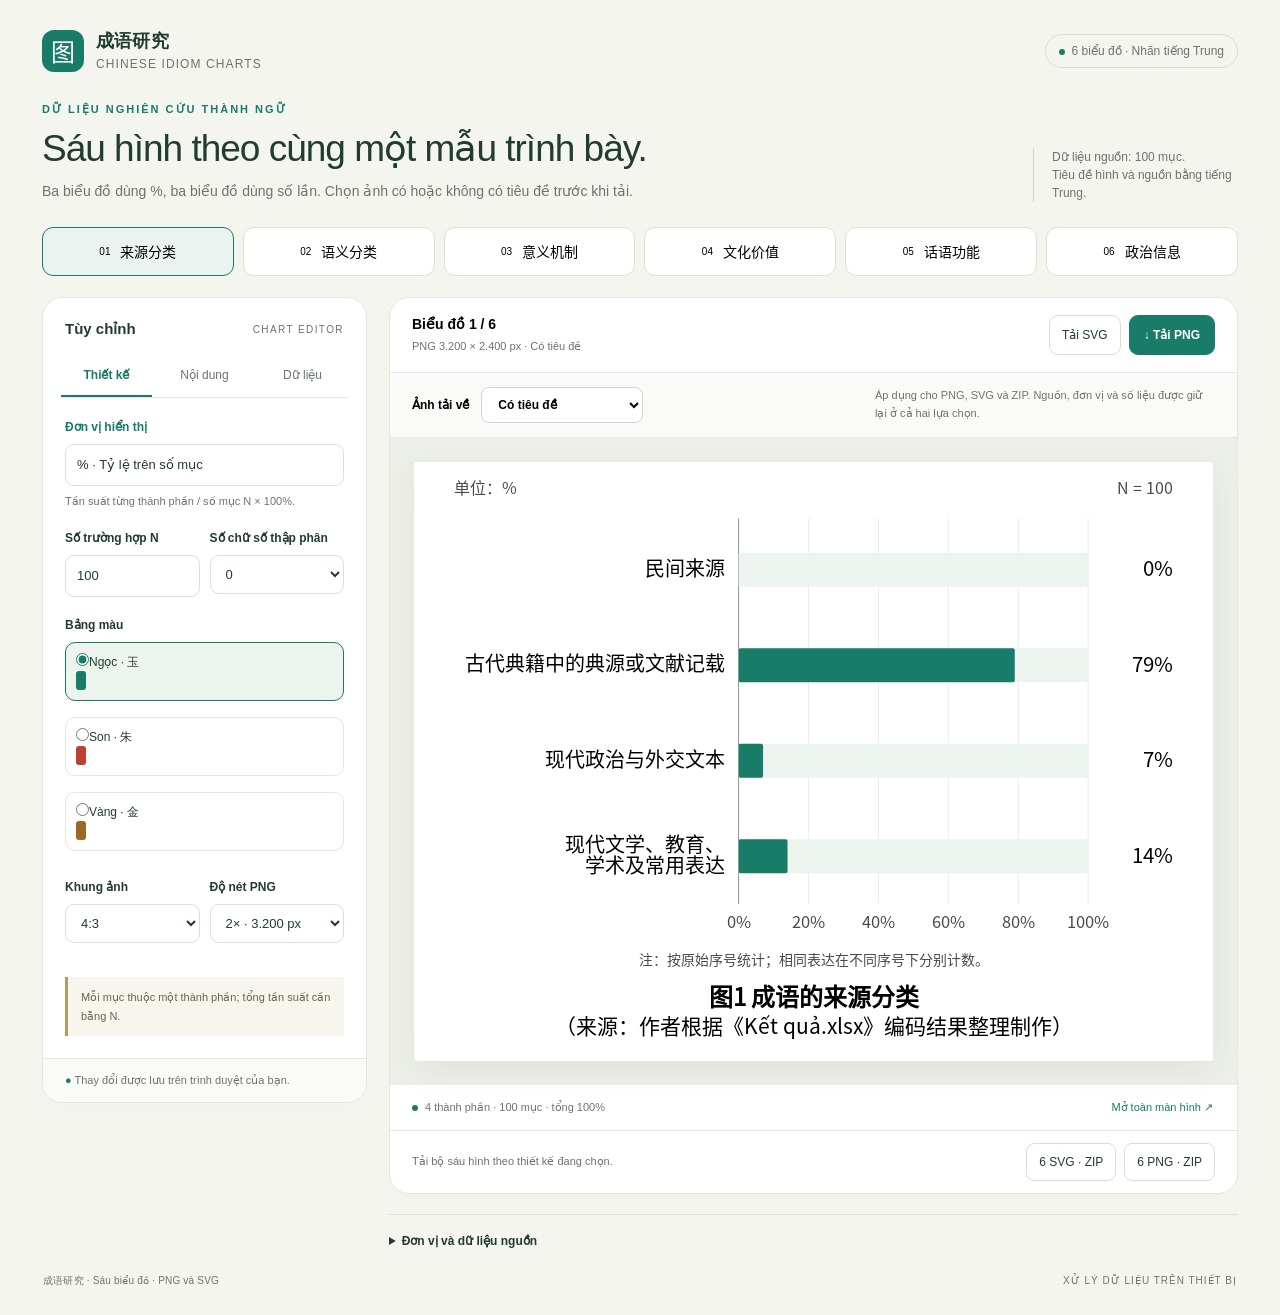
<file: idiom-charts-github-updated/idiom-charts-github/index.html>
<!doctype html>
<html lang="vi">
<head>
<meta charset="utf-8"><meta name="viewport" content="width=device-width, initial-scale=1"><meta name="theme-color" content="#187c68"><meta name="description" content="Sáu biểu đồ thành ngữ, dùng phần trăm hoặc số lần, có nhãn tiếng Trung và tải ảnh."><title>成语研究 · Sáu biểu đồ</title>
<link rel="stylesheet" href="assets/style.css">
</head>
<body><div class="shell">
<header class="topbar"><div class="brand"><div class="brand-mark" aria-hidden="true">图</div><div class="brand-name">成语研究 <span>Chinese Idiom Charts</span></div></div><div class="tag"><i></i>6 biểu đồ · Nhãn tiếng Trung</div></header>
<section class="intro"><div><p class="eyebrow">Dữ liệu nghiên cứu thành ngữ</p><h1>Sáu hình theo cùng một mẫu trình bày.</h1><p>Ba biểu đồ dùng %, ba biểu đồ dùng số lần. Chọn ảnh có hoặc không có tiêu đề trước khi tải.</p></div><div class="intro-aside">Dữ liệu nguồn: 100 mục.<br>Tiêu đề hình và nguồn bằng tiếng Trung.</div></section>
<nav class="chart-nav" role="tablist" aria-label="Chọn một trong sáu biểu đồ">
<button id="group-origin" role="tab" aria-selected="true" aria-controls="chart-view" data-group="origin"><small>01</small>来源分类</button>
<button id="group-semantic" role="tab" aria-selected="false" aria-controls="chart-view" tabindex="-1" data-group="semantic"><small>02</small>语义分类</button>
<button id="group-mechanism" role="tab" aria-selected="false" aria-controls="chart-view" tabindex="-1" data-group="mechanism"><small>03</small>意义机制</button>
<button id="group-culture" role="tab" aria-selected="false" aria-controls="chart-view" tabindex="-1" data-group="culture"><small>04</small>文化价值</button>
<button id="group-discourse" role="tab" aria-selected="false" aria-controls="chart-view" tabindex="-1" data-group="discourse"><small>05</small>话语功能</button>
<button id="group-politics" role="tab" aria-selected="false" aria-controls="chart-view" tabindex="-1" data-group="politics"><small>06</small>政治信息</button>
</nav>
<main class="workspace">
<aside class="controls panel" aria-label="Tùy chỉnh biểu đồ"><div class="panel-head"><h2>Tùy chỉnh</h2><small>CHART EDITOR</small></div>
<div class="tabs" role="tablist" aria-label="Tùy chỉnh"><button type="button" id="tab-design" role="tab" aria-selected="true" aria-controls="pane-design" data-pane="design">Thiết kế</button><button type="button" id="tab-content" role="tab" aria-selected="false" aria-controls="pane-content" data-pane="content" tabindex="-1">Nội dung</button><button type="button" id="tab-data" role="tab" aria-selected="false" aria-controls="pane-data" data-pane="data" tabindex="-1">Dữ liệu</button></div>
<form id="chart-form">
<section class="pane" id="pane-design" role="tabpanel" aria-labelledby="tab-design">
<div class="field"><label for="basis" class="field-label-basis">Đơn vị hiển thị</label><input type="text" id="basis" readonly value="% · Tỷ lệ trên số mục"><small id="basis-help" class="help">Đơn vị được đặt theo nhóm dữ liệu.</small></div>
<div class="row"><div class="field"><label for="sample-size">Số trường hợp N</label><input type="number" id="sample-size" min="1" max="1000000" step="1" value="100"></div><div class="field"><label for="decimals">Số chữ số thập phân</label><select id="decimals"><option value="0">0</option><option value="1">1</option><option value="2">2</option></select></div></div>
<div class="field"><span class="field-label" id="theme-label">Bảng màu</span><div class="themes" role="radiogroup" aria-labelledby="theme-label"><label class="theme"><input type="radio" name="theme" value="jade" checked><span class="name">Ngọc · 玉</span><span class="swatches" aria-hidden="true"><i style="--c:#187c68"></i></span></label><label class="theme"><input type="radio" name="theme" value="vermilion"><span class="name">Son · 朱</span><span class="swatches" aria-hidden="true"><i style="--c:#b84334"></i></span></label><label class="theme"><input type="radio" name="theme" value="gold"><span class="name">Vàng · 金</span><span class="swatches" aria-hidden="true"><i style="--c:#986a25"></i></span></label></div></div>
<div class="row"><div class="field"><label for="aspect">Khung ảnh</label><select id="aspect"><option value="classic">4:3</option><option value="wide">16:9</option><option value="square">1:1</option></select></div><div class="field"><label for="export-scale">Độ nét PNG</label><select id="export-scale"><option value="1">1× · 1.600 px</option><option value="2" selected>2× · 3.200 px</option><option value="3">3× · 4.800 px</option></select></div></div>
<p id="method-help" class="method-note">Mỗi trường hợp chỉ thuộc một thành phần trong nhóm này.</p>
</section>
<section class="pane" id="pane-content" role="tabpanel" aria-labelledby="tab-content" hidden>
<div class="field"><label for="chart-title-input">Tiêu đề tiếng Trung</label><textarea id="chart-title-input" class="han" lang="zh-CN" rows="2" maxlength="120"></textarea></div>
<div class="field"><label for="chart-source">Nguồn dữ liệu</label><input type="text" id="chart-source" value="作者根据成语编码数据整理制作" maxlength="240"><small class="help">Nguồn được căn giữa ngay dưới tên hình.</small></div>
<div class="field"><label for="method-note">Chú thích phương pháp trên ảnh</label><textarea id="method-note" class="readonly-note han" lang="zh-CN" rows="4" readonly></textarea><small class="help">Tự cập nhật theo đơn vị và quy tắc thống kê của từng nhóm.</small></div>
<p class="help">Tên thành phần lấy từ Excel. Các mã XSM, XME, XCV, MDF, YPM không xuất hiện trên biểu đồ.</p>
</section>
<section class="pane" id="pane-data" role="tabpanel" aria-labelledby="tab-data" hidden>
<div class="field"><label for="csv-data">Tên thành phần và tần suất</label><textarea id="csv-data" class="data-text" rows="10" spellcheck="false" aria-describedby="csv-help"></textarea><small id="csv-help" class="help">Cột đầu là tên; cột sau là tần suất. Trang hiển thị % hoặc số lần theo nhóm. Cột % có sẵn, nếu có, sẽ được tính lại từ tần suất. Có thể dán bảng từ Excel.</small></div>
<div class="action-row"><button type="button" class="small-btn" id="import-csv">↑ Nhập CSV</button><button type="button" class="small-btn" id="download-csv">↓ Tải bảng số liệu</button><button type="button" class="small-btn" id="reset-current">Khôi phục nhóm</button></div><input type="file" id="file-input" class="sr-only" tabindex="-1" accept=".csv,.tsv,.txt,text/csv,text/tab-separated-values,text/plain" aria-label="Chọn file CSV">
<div id="table-preview" class="table-preview" aria-live="polite"></div>
</section>
</form><div class="aside-foot"><span>●</span> Thay đổi được lưu trên trình duyệt của bạn.</div></aside>
<section class="preview" id="chart-view" role="tabpanel" aria-labelledby="group-origin">
<div class="panel"><div class="preview-toolbar"><div class="preview-label"><strong id="view-name">Bản xem trước</strong><small id="resolution-label">PNG 3.200 × 2.400 px</small></div><div class="exports"><button type="button" class="export-secondary" id="export-svg" disabled>Tải SVG</button><button type="button" class="primary" id="export-png" disabled>↓ Tải PNG</button></div></div>
<div class="export-options"><label for="title-mode">Ảnh tải về<select id="title-mode"><option value="with">Có tiêu đề</option><option value="without">Không có tiêu đề</option></select></label><p>Áp dụng cho PNG, SVG và ZIP. Nguồn, đơn vị và số liệu được giữ lại ở cả hai lựa chọn.</p></div>
<div class="chart-stage" id="chart-stage"><div class="chart-holder" id="chart-holder"></div></div>
<div class="preview-footer"><span id="status" class="status" role="status" aria-live="polite">Đang chuẩn bị font tiếng Trung…</span><button type="button" id="fullscreen">Mở toàn màn hình ↗</button></div>
<div class="bulk-row"><small>Tải bộ sáu hình theo thiết kế đang chọn.</small><div class="action-row"><button type="button" class="small-btn" id="download-all-svg" disabled>6 SVG · ZIP</button><button type="button" class="small-btn" id="download-all-png" disabled>6 PNG · ZIP</button></div></div>
</div>
<details class="bottom-details"><summary>Đơn vị và dữ liệu nguồn</summary><div class="audit"><table class="audit-table"><thead><tr><th>Nhóm</th><th>Tổng</th><th>Đơn vị</th></tr></thead><tbody><tr><td class="han">成语的来源分类</td><td>100</td><td>%</td></tr><tr><td class="han">成语的语义分类</td><td>100</td><td>%</td></tr><tr><td class="han">成语意义建构机制</td><td>100</td><td>%</td></tr><tr><td class="han">文化价值</td><td>101</td><td>次</td></tr><tr><td class="han">话语功能</td><td>212</td><td>次</td></tr><tr><td class="han">政治信息</td><td>166</td><td>次</td></tr></tbody></table></div><div class="audit-note"><p>Ba nhóm 文化价值, 话语功能 và 政治信息 giữ số đếm trực tiếp từ cột tần suất của Excel, với đơn vị 次. Ba nhóm 来源分类, 语义分类 và 意义机制 dùng phần trăm trên 100 mục.</p><p>Dữ liệu cập nhật từ Kết quả.xlsx, đối chiếu với 100 dòng tại DATA. Nhóm nguồn gốc lần lượt có 0, 79, 7 và 14 mục. Ba nhóm đơn mã dùng tỷ lệ trên 100 mục; ba nhóm đa mã giữ số lần gán nhãn.</p><p>Mẫu trình bày: tên hình “图1…” in đậm, căn giữa dưới biểu đồ; nguồn đặt ngay dưới tên hình. Số đếm và phần trăm được phân biệt bằng đơn vị trên trục và tại mỗi thanh.</p></div></details>
</section>
</main><footer class="bottom"><span>成语研究 · Sáu biểu đồ · PNG và SVG</span><span>Xử lý dữ liệu trên thiết bị</span></footer>
</div><div class="toast" id="toast" role="status" hidden></div><noscript><p>Hãy bật JavaScript để sử dụng các nút tải ảnh.</p></noscript>
<script src="assets/font-data.js"></script>
<script src="assets/vendor/opentype.min.js"></script>
<script src="assets/data.js"></script>
<script src="assets/js/chart-core.js"></script>
<script src="assets/js/composition-model.js"></script>
<script src="assets/js/publication-renderer.js"></script>
<script src="assets/js/zip-core.js"></script>
<script src="assets/js/composition-app.js"></script>
</body></html>
</file>
<file: idiom-charts-github-updated/idiom-charts-github/assets/style.css>
:root{--ink:#223b33;--muted:#6a756d;--accent:#187c68;--line:#e3e7df;--paper:#fff;--bg:#f4f5ef;--soft:#edf4ee}
    *{box-sizing:border-box}body{margin:0;color:var(--ink);background:var(--bg);font-family:Arial,"Segoe UI",sans-serif;font-size:14px;line-height:1.5}button,input,select,textarea{font:inherit}button{cursor:pointer}button:disabled{cursor:wait;opacity:.45}button,input,textarea,select{outline-offset:4px}button:focus-visible,input:focus-visible,textarea:focus-visible,select:focus-visible,a:focus-visible{outline:3px solid #d5a864}a{color:var(--accent)}
    .shell{width:min(1500px,100%);padding:28px 42px 24px;margin:auto}.topbar{display:flex;align-items:center;justify-content:space-between;gap:15px}.brand{display:flex;gap:12px;align-items:center}.brand-mark{width:42px;height:42px;background:var(--accent);color:#fff;border-radius:12px;display:grid;place-items:center;font-size:24px;font-family:StudioHan,serif}.brand-name{font-weight:700;font-size:18px;letter-spacing:.2px}.brand-name span{font-size:12px;font-weight:400;display:block;color:var(--muted);letter-spacing:1.1px;text-transform:uppercase}.tag{font-size:12px;border:1px solid #d5ded3;border-radius:30px;padding:7px 13px;color:var(--muted);white-space:nowrap}.tag i{display:inline-block;width:6px;height:6px;border-radius:50%;background:var(--accent);margin-right:7px}
    .intro{padding:28px 0 25px;display:flex;align-items:end;justify-content:space-between;gap:18px}.eyebrow{font-size:11px;text-transform:uppercase;letter-spacing:2px;color:var(--accent);font-weight:700;margin:0 0 9px}h1{font-size:clamp(25px,3vw,37px);font-weight:500;letter-spacing:-1px;line-height:1.2;margin:0 0 10px}.intro p:last-child{margin:0;color:var(--muted);font-size:14px}.intro-aside{font-size:12px;color:var(--muted);max-width:205px;border-left:1px solid #ced8ce;padding-left:18px}
    .workspace{display:grid;grid-template-columns:310px minmax(0,1fr);gap:22px;align-items:start}.panel{background:var(--paper);border:1px solid var(--line);border-radius:20px;box-shadow:0 6px 20px #243a2d04;overflow:hidden}.panel-head{padding:20px 22px 15px;display:flex;align-items:center;justify-content:space-between;gap:12px}.panel-head h2{margin:0;font-size:15px;font-weight:700}.panel-head small{font-size:10px;letter-spacing:1.4px;color:var(--muted)}.tabs{display:flex;margin:0 18px;border-bottom:1px solid var(--line);gap:7px}.tabs button{flex:1;background:none;border:0;border-bottom:2px solid transparent;padding:11px 3px;color:var(--muted);font-size:12px}.tabs button[aria-selected="true"]{border-color:var(--accent);color:var(--accent);font-weight:700}.pane{padding:20px 22px 22px;min-height:478px}.pane[hidden]{display:none}.field{margin-bottom:19px}.field:last-child{margin-bottom:0}.field label,.field-label{display:block;font-weight:600;font-size:12px;margin:0 0 8px}.field input[type="text"],.field select,.field textarea{width:100%;border:1px solid #dbe1d7;border-radius:9px;padding:10px 11px;background:#fff;color:var(--ink);font-size:13px;line-height:1.5}.field textarea{resize:vertical;min-height:65px}.field input:focus,.field select:focus,.field textarea:focus{border-color:var(--accent)}.help{display:block;color:var(--muted);font-size:11px;line-height:1.6;margin-top:7px}.row{display:flex;gap:10px}.row .field{min-width:0;flex:1}.check{display:flex;gap:9px;align-items:start;font-size:12px;line-height:1.55;cursor:pointer}.check input{accent-color:var(--accent);width:15px;height:15px;margin:2px 0 0}.themes{display:grid;gap:8px}.theme{display:flex;align-items:center;gap:9px;border:1px solid var(--line);border-radius:10px;padding:10px;cursor:pointer}.theme:has(input:checked){border-color:var(--accent);background:var(--soft)}.theme input{accent-color:var(--accent);margin:0}.theme .name{flex:1;font-size:12px;font-weight:400}.swatches{display:flex;gap:3px}.swatches i{width:10px;height:19px;border-radius:3px;background:var(--c)}.small-btn{border:1px solid #d7dfd4;border-radius:8px;background:#fff;padding:9px 12px;color:var(--ink);font-size:12px;display:inline-flex;gap:6px;align-items:center;justify-content:center}.small-btn:hover{background:var(--soft)}.action-row{display:flex;gap:8px;flex-wrap:wrap}.data-text{font-family:ui-monospace,"SFMono-Regular",Consolas,StudioHan,monospace!important;font-size:12px!important;min-height:220px!important;white-space:pre}.aside-foot{font-size:11px;color:var(--muted);border-top:1px solid var(--line);padding:13px 22px;background:#fafbf8}.aside-foot span{color:var(--accent)}
    .preview{min-width:0}.preview-toolbar{display:flex;align-items:center;justify-content:space-between;gap:12px;padding:16px 22px;border-bottom:1px solid var(--line);flex-wrap:wrap}.preview-label strong{font-weight:600;font-size:14px;display:block}.preview-label small{color:var(--muted);font-size:11px}.exports{display:flex;gap:8px;align-items:center}.primary{background:var(--accent);color:#fff;border:1px solid var(--accent);border-radius:9px;padding:10px 14px;font-weight:600;font-size:12px;display:flex;align-items:center;gap:7px}.primary:hover{background:#126650}.export-secondary{background:#fff;color:var(--ink);border:1px solid #d7dfd4;border-radius:9px;padding:10px 12px;font-size:12px}.exports svg{width:15px;height:15px}.chart-stage{padding:24px;background:#edf0e9;position:relative}.chart-holder{width:100%;line-height:0;box-shadow:0 10px 32px #22392a12;border-radius:3px;overflow:hidden}.chart-holder>svg{display:block;width:100%;height:auto}.chart-holder g[tabindex]:focus{outline:none;filter:brightness(.9)}.chart-stage:fullscreen{background:#edf0e9;display:flex;align-items:center;justify-content:center;padding:30px}.chart-stage:fullscreen .chart-holder{width:min(1500px,95vw);max-height:95vh}.chart-stage:fullscreen .chart-holder>svg{max-height:90vh}.preview-footer{display:flex;justify-content:space-between;gap:12px;align-items:center;padding:12px 22px;color:var(--muted);font-size:11px}.preview-footer button{border:0;background:none;color:var(--accent);font-size:11px;padding:2px;white-space:nowrap}.status{line-height:1.5}.status.error{color:#ac3428;font-weight:600}.status.ok::before{content:"";display:inline-block;width:6px;height:6px;border-radius:50%;background:var(--accent);margin-right:7px}
    .samples-head{display:flex;align-items:center;justify-content:space-between;margin:25px 1px 12px}.samples-head h2{font-size:13px;margin:0}.samples-head span{color:var(--muted);font-size:11px}.samples{display:grid;grid-template-columns:repeat(4,minmax(0,1fr));gap:11px}.sample{border:1px solid var(--line);border-radius:13px;background:#fff;padding:12px 13px;text-align:left;color:var(--ink);display:flex;flex-direction:column;gap:9px}.sample:hover,.sample.active{border-color:#81ad9d;background:#f8fbf7}.sample-visual{height:43px;display:flex;align-items:end;gap:6px;justify-content:center;background:#f3f5ee;border-radius:6px;padding:7px}.sample-visual i{background:#82ad9a;width:13px;border-radius:2px}.sample-visual i:last-child{background:var(--accent)}.sample-visual svg{width:95px;height:33px;overflow:visible}.sample-text{display:flex;flex-direction:column;gap:1px}.sample-text strong{font-size:12px}.sample-text small{font-size:10px;color:var(--muted)}.sample-visual.hbar{flex-direction:column;gap:4px;align-items:start;justify-content:center;padding-left:25%}.sample-visual.hbar i{height:5px}.sample-visual.ring i{width:31px;height:31px;border-radius:50%;border:7px solid #187c68;border-right-color:#c7ae7a;background:transparent;transform:rotate(25deg)}
    details{margin-top:23px;border-top:1px solid #dce2d8;padding:17px 0 0;color:var(--muted);font-size:12px}summary{cursor:pointer;color:var(--ink);font-weight:600}.title-table{width:100%;border-collapse:collapse;margin:10px 0;font-size:12px}.title-table td,.title-table th{text-align:left;padding:10px 8px;border-bottom:1px solid var(--line)}.title-table th{font-weight:600;color:var(--ink)}.han{font-family:StudioHan,"Microsoft YaHei",sans-serif}.bottom{display:flex;justify-content:space-between;gap:12px;font-size:10px;color:var(--muted);padding:23px 1px 3px;letter-spacing:.2px}.bottom span:last-child{letter-spacing:1px;text-transform:uppercase}.toast{position:fixed;bottom:24px;left:50%;transform:translateX(-50%);background:var(--ink);color:#fff;padding:12px 20px;border-radius:11px;box-shadow:0 8px 30px #0002;font-size:12px;z-index:5;max-width:90vw;text-align:center}.toast[hidden]{display:none}.sr-only{position:absolute;width:1px;height:1px;padding:0;margin:-1px;overflow:hidden;clip:rect(0,0,0,0);white-space:nowrap;border:0}
    @media(min-width:1250px){.workspace{grid-template-columns:325px minmax(0,1fr)}}@media(max-width:950px){.shell{padding:24px}.workspace{grid-template-columns:275px minmax(0,1fr);gap:15px}.pane{padding:18px;min-height:470px}.chart-stage{padding:14px}.preview-toolbar{padding:14px}.preview-footer{padding:11px 14px}.samples{grid-template-columns:repeat(2,minmax(0,1fr))}.intro-aside{display:none}.sample{flex-direction:row;align-items:center}.sample-visual{width:75px;flex-shrink:0}.sample-visual.hbar{padding-left:13px}}
    @media(max-width:680px){.shell{padding:17px 14px}.tag{font-size:10px;padding:6px 9px}.topbar{gap:8px}.brand-name{font-size:15px}.brand-name span{font-size:10px}.brand-mark{width:36px;height:36px;font-size:21px}.intro{padding:25px 1px 20px}.intro p:last-child{font-size:12px;max-width:340px}h1{letter-spacing:-.6px}.workspace{display:flex;flex-direction:column;gap:17px}.controls,.preview{width:100%}.panel{border-radius:16px}.panel-head{padding:16px 18px 8px}.pane{min-height:0;padding:16px 18px}.field{margin-bottom:15px}.themes{grid-template-columns:repeat(3,minmax(0,1fr));gap:6px}.theme{flex-wrap:wrap;gap:5px;padding:9px}.theme .name{font-size:10px;white-space:nowrap}.swatches{width:100%;justify-content:end}.swatches i{height:9px;width:13px}.aside-foot{padding:10px 18px}.preview-toolbar{gap:10px}.preview-label strong{font-size:12px}.preview-label small{font-size:10px}.primary,.export-secondary{padding:9px 10px;font-size:11px}.exports{gap:6px}.chart-stage{padding:10px}.preview-footer{font-size:10px;align-items:start}.samples-head{margin-top:19px}.samples-head span{font-size:10px}.samples{gap:8px}.sample{padding:9px;gap:7px}.sample-visual{width:55px}.sample-visual i{width:8px}.sample-visual.hbar{padding-left:7px}.sample-text strong{font-size:11px}.sample-text small{font-size:9px}.bottom{padding-top:19px;flex-direction:column;gap:5px}.title-table{font-size:11px}.data-text{min-height:180px!important}}
    @media(prefers-reduced-motion:no-preference){button,.theme{transition:background .15s,border-color .15s}}
  
.chart-nav{display:grid;grid-template-columns:repeat(6,minmax(0,1fr));gap:9px;margin-bottom:21px}.chart-nav button{border:1px solid #dbe2d5;border-radius:11px;background:#fff;color:var(--muted);padding:13px 8px;display:flex;align-items:center;justify-content:center;gap:10px;font-size:14px;font-family:StudioHan,"Microsoft YaHei",sans-serif}.chart-nav button[aria-selected="true"]{background:var(--accent);border-color:var(--accent);color:#fff}.chart-nav button small{font-family:Arial,sans-serif;font-size:10px;opacity:.65}.pane{min-height:550px}.field input[type="number"]{width:100%;border:1px solid #dbe1d7;border-radius:9px;padding:10px 11px;background:#fff;color:var(--ink);font-size:13px}.method-note{padding:11px 13px;border-left:3px solid #b99a62;background:#f7f5ee;font-size:11px;line-height:1.7;color:#6b6250;margin:15px 0 0}.readonly-note{color:var(--muted)!important;background:#f9faf7!important;font-size:12px!important;min-height:88px!important}.bulk-row{display:flex;justify-content:space-between;align-items:center;gap:12px;border-top:1px solid var(--line);padding:12px 22px}.bulk-row small{color:var(--muted);font-size:11px}.bottom-details{margin-top:20px}.audit{overflow:auto}.audit-table{width:100%;border-collapse:collapse;margin:12px 0;font-size:12px}.audit-table th,.audit-table td{border-bottom:1px solid #dfe4db;padding:10px 8px;text-align:left;white-space:nowrap}.audit-table th{font-weight:600}.audit-table td:nth-child(2),.audit-table th:nth-child(2){text-align:right}.audit-note{font-size:12px;color:var(--muted);line-height:1.8;max-width:850px}.csv-file-name{font-size:11px;color:var(--muted);margin-top:11px}.table-preview{margin-top:16px;max-height:205px;overflow:auto;border-top:1px solid var(--line)}.table-preview table{width:100%;font-size:11px;border-collapse:collapse}.table-preview td,.table-preview th{padding:6px 2px;border-bottom:1px solid var(--line);text-align:left;font-weight:400}.table-preview th{color:var(--muted);position:sticky;top:0;background:#fff}.table-preview td:last-child,.table-preview th:last-child{text-align:right}.help.error{color:#a43a29}.field-label-basis{color:var(--accent)}
@media(max-width:950px){.exports{flex-wrap:wrap}.chart-nav button{font-size:12px;gap:5px}.bulk-row{padding:12px 14px}.pane{min-height:560px}}@media(max-width:680px){.chart-nav{display:flex;overflow:auto;margin-bottom:15px;padding-bottom:3px;gap:7px}.chart-nav button{white-space:nowrap;flex:0 0 auto;padding:10px 12px;font-size:12px}.pane{min-height:0}.bulk-row{align-items:start}.bulk-row small{max-width:150px;font-size:10px}.audit-table{font-size:11px}.chart-nav button small{display:none}.method-note{font-size:10px}.table-preview{max-height:175px}.intro h1{font-size:26px}}
.chart-nav button,.chart-nav button small,.chart-nav button[aria-selected="true"]{color:#000000}.chart-nav button small{opacity:1}.chart-nav button[aria-selected="true"]{background:#eaf3ef;border-color:#187c68}.preview-label strong{color:#000000}.export-options{display:flex;align-items:center;justify-content:space-between;gap:16px;flex-wrap:wrap;padding:14px 22px;border-bottom:1px solid var(--line);background:#fafbf8}.export-options label{font-size:12px;font-weight:600;color:#000000;display:flex;align-items:center;gap:12px}.export-options select{padding:9px 30px 9px 12px;border:1px solid #ccd6cc;border-radius:8px;background:#fff;color:#000000;font:inherit}.export-options p{margin:0;color:var(--muted);font-size:11px;line-height:1.6;max-width:340px}@media(max-width:680px){.export-options{padding:12px 14px;gap:8px}.export-options p{max-width:none}.export-options label{width:100%;justify-content:space-between}}
</file>
